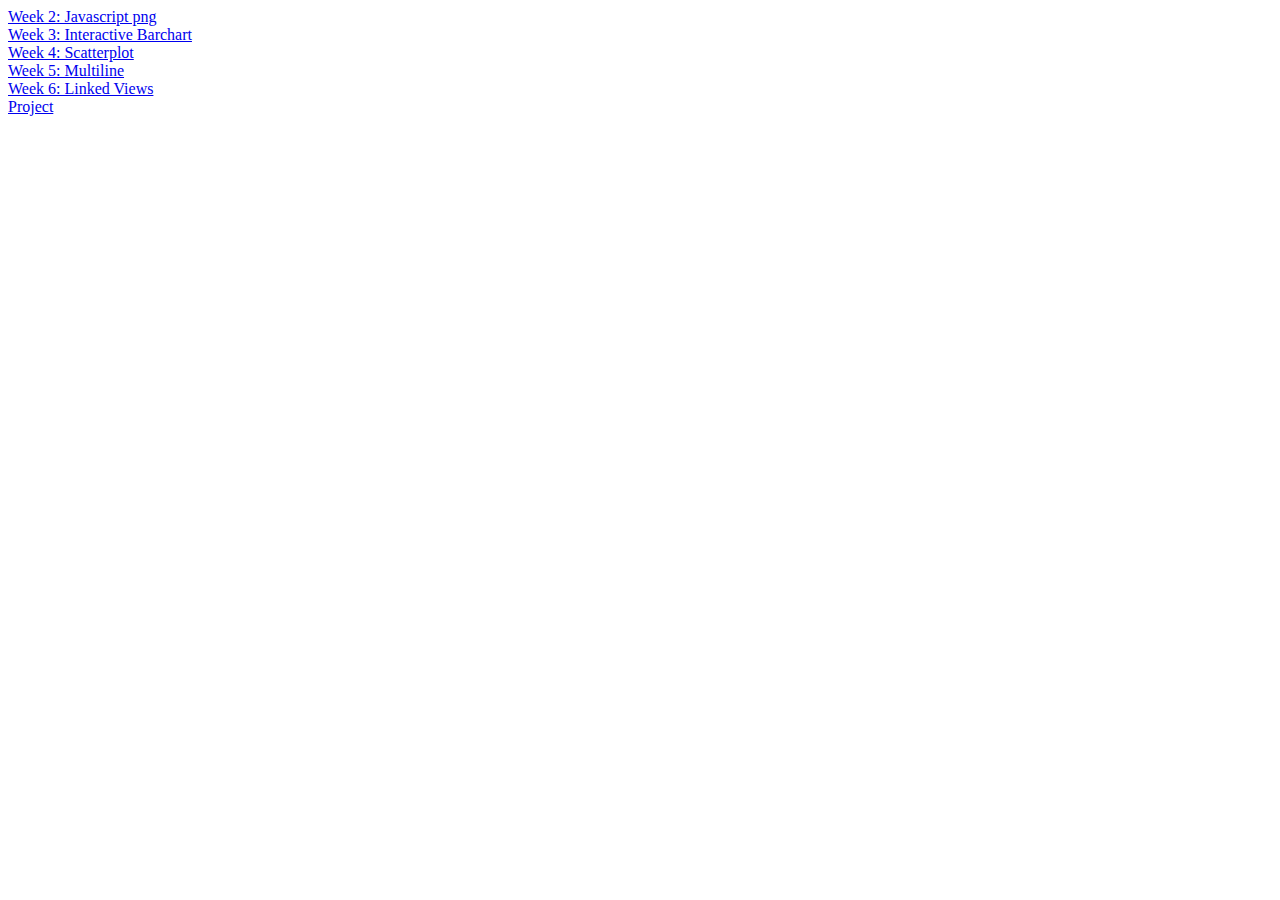
<file: index.html>
<!DOCTYPE html>
<html>
  <head>
    <title>Homework</title>
   </head>
   <body>
   <a href = 'https://github.com/StevenProg/DataProcessing/blob/master/Homework/Week2/temp_image.png' > Week 2: Javascript png</a> <br>
   <a href = 'Homework/Week3/barchart.html' > Week 3: Interactive Barchart</a> <br>
   <a href = 'Homework/Week4/scatter.html' > Week 4: Scatterplot</a> <br>
   <a href = 'Homework/Week5MultiLine/multiline.html' > Week 5: Multiline </a> <br>
   <a href = 'Homework/Week6/map.html' > Week 6: Linked Views </a> <br>
   <a href =  'https://github.com/StevenProg/ProgrammeerProject/blob/master/map.html' > Project </a> <br>

   </body>
</html>
</file>
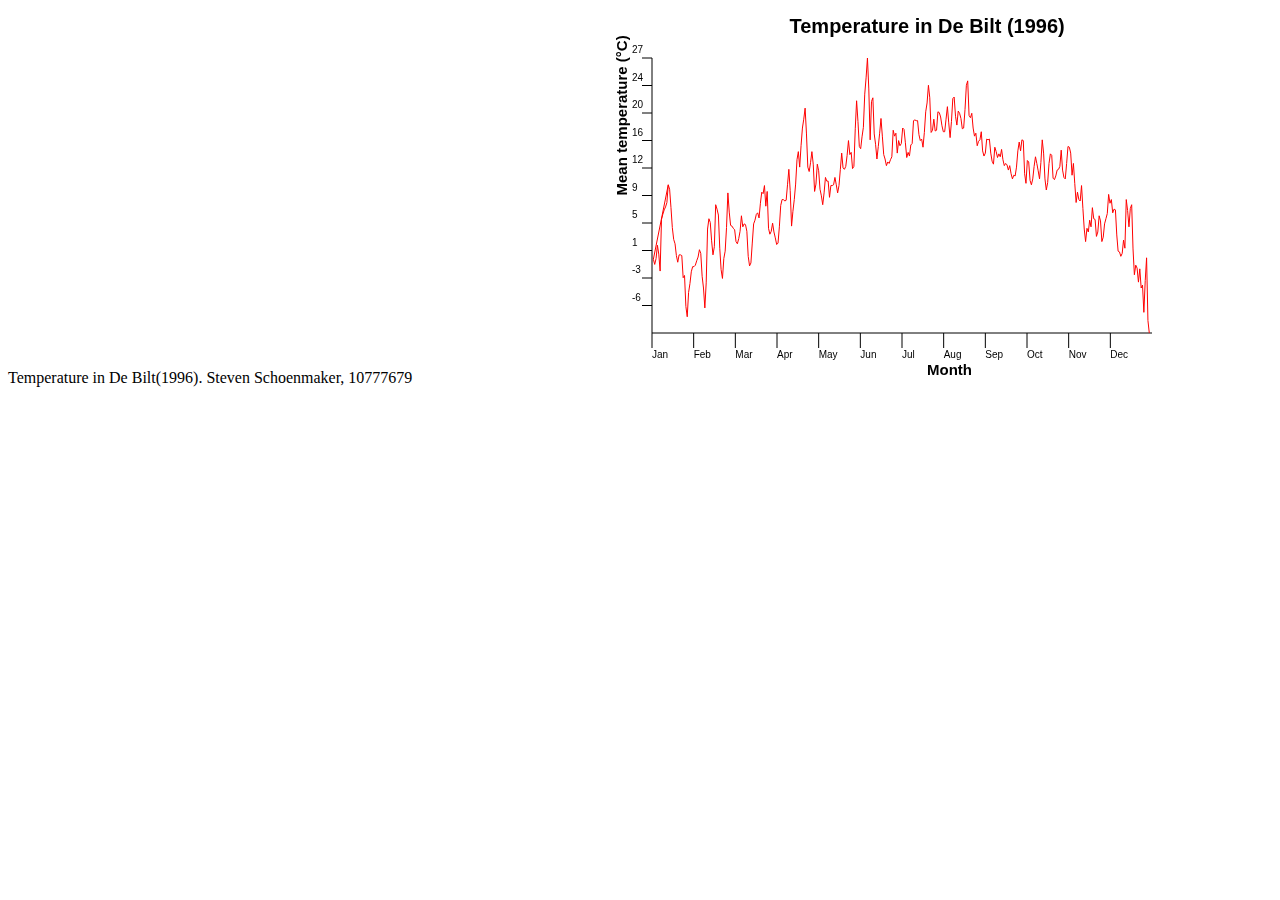
<file: Homework/Week2/knmi_correct.html>
Temperature in De Bilt(1996). 
Steven Schoenmaker, 10777679


<textarea style="visibility: hidden"; id="rawdata">
#date,gemtemp
19960101,  -14
19960102,  -21
19960103,  -13
19960104,    5
19960105,   -7
19960106,  -30
19960107,   40
19960108,   47
19960109,   53
19960110,   57
19960111,   63
19960112,   87
19960113,   81
19960114,   56
19960115,   29
19960116,   13
19960117,    7
19960118,   -9
19960119,  -18
19960120,   -8
19960121,   -8
19960122,   -9
19960123,  -39
19960124,  -36
19960125,  -78
19960126,  -92
19960127,  -59
19960128,  -47
19960129,  -31
19960130,  -24
19960131,  -24
19960201,  -22
19960202,  -16
19960203,  -11
19960204,   -1
19960205,   -6
19960206,  -37
19960207,  -53
19960208,  -80
19960209,  -46
19960210,   27
19960211,   41
19960212,   36
19960213,   11
19960214,   -8
19960215,    3
19960216,   60
19960217,   54
19960218,   46
19960219,    1
19960220,  -28
19960221,  -40
19960222,  -13
19960223,   -3
19960224,   29
19960225,   76
19960226,   50
19960227,   32
19960228,   31
19960229,   28
19960301,   26
19960302,   10
19960303,    7
19960304,   14
19960305,   24
19960306,   45
19960307,   30
19960308,   34
19960309,   33
19960310,   24
19960311,  -10
19960312,  -23
19960313,  -19
19960314,    8
19960315,   34
19960316,   39
19960317,   47
19960318,   49
19960319,   42
19960320,   62
19960321,   77
19960322,   75
19960323,   86
19960324,   58
19960325,   78
19960326,   28
19960327,   20
19960328,   24
19960329,   35
19960330,   23
19960331,   15
19960401,    6
19960402,    8
19960403,   30
19960404,   59
19960405,   67
19960406,   67
19960407,   65
19960408,   66
19960409,   87
19960410,  108
19960411,   79
19960412,   31
19960413,   51
19960414,   67
19960415,   88
19960416,  121
19960417,  132
19960418,  111
19960419,  140
19960420,  164
19960421,  176
19960422,  191
19960423,  156
19960424,  111
19960425,  105
19960426,  117
19960427,  132
19960428,  115
19960429,   78
19960430,   88
19960501,  115
19960502,  106
19960503,   81
19960504,   72
19960505,   60
19960506,   76
19960507,   97
19960508,   92
19960509,   92
19960510,   70
19960511,   86
19960512,   86
19960513,   87
19960514,   97
19960515,   87
19960516,   76
19960517,   86
19960518,  108
19960519,  130
19960520,  110
19960521,  108
19960522,  112
19960523,  127
19960524,  147
19960525,  128
19960526,  131
19960527,  109
19960528,  112
19960529,  163
19960530,  201
19960531,  173
19960601,  139
19960602,  136
19960603,  152
19960604,  165
19960605,  210
19960606,  232
19960607,  259
19960608,  217
19960609,  148
19960610,  200
19960611,  205
19960612,  156
19960613,  142
19960614,  122
19960615,  139
19960616,  157
19960617,  177
19960618,  153
19960619,  128
19960620,  122
19960621,  113
19960622,  118
19960623,  116
19960624,  121
19960625,  125
19960626,  161
19960627,  153
19960628,  157
19960629,  130
19960630,  147
19960701,  140
19960702,  143
19960703,  164
19960704,  162
19960705,  144
19960706,  124
19960707,  131
19960708,  126
19960709,  141
19960710,  143
19960711,  174
19960712,  175
19960713,  174
19960714,  174
19960715,  155
19960716,  147
19960717,  149
19960718,  138
19960719,  158
19960720,  186
19960721,  198
19960722,  222
19960723,  205
19960724,  158
19960725,  161
19960726,  176
19960727,  160
19960728,  161
19960729,  186
19960730,  185
19960731,  179
19960801,  167
19960802,  159
19960803,  159
19960804,  176
19960805,  193
19960806,  171
19960807,  151
19960808,  173
19960809,  204
19960810,  206
19960811,  180
19960812,  168
19960813,  187
19960814,  184
19960815,  177
19960816,  163
19960817,  164
19960818,  189
19960819,  222
19960820,  228
19960821,  181
19960822,  178
19960823,  184
19960824,  164
19960825,  153
19960826,  157
19960827,  140
19960828,  146
19960829,  148
19960830,  159
19960831,  133
19960901,  126
19960902,  130
19960903,  149
19960904,  148
19960905,  149
19960906,  130
19960907,  119
19960908,  115
19960909,  138
19960910,  132
19960911,  124
19960912,  129
19960913,  125
19960914,  135
19960915,  121
19960916,  113
19960917,  116
19960918,  114
19960919,  107
19960920,  113
19960921,  102
19960922,   95
19960923,  100
19960924,   99
19960925,  111
19960926,  133
19960927,  145
19960928,  133
19960929,  148
19960930,  147
19961001,  102
19961002,   89
19961003,  120
19961004,  118
19961005,   93
19961006,   87
19961007,   95
19961008,  112
19961009,  125
19961010,  116
19961011,  106
19961012,   95
19961013,  117
19961014,  148
19961015,  130
19961016,   95
19961017,   80
19961018,   90
19961019,  116
19961020,  129
19961021,  127
19961022,   96
19961023,   94
19961024,   99
19961025,  107
19961026,  108
19961027,  112
19961028,  134
19961029,  107
19961030,   97
19961031,   95
19961101,  116
19961102,  139
19961103,  138
19961104,  130
19961105,  100
19961106,  116
19961107,   89
19961108,   63
19961109,   77
19961110,   67
19961111,   65
19961112,   86
19961113,   55
19961114,   27
19961115,   10
19961116,   28
19961117,   23
19961118,   39
19961119,   30
19961120,   56
19961121,   41
19961122,   40
19961123,   17
19961124,   23
19961125,   45
19961126,   38
19961127,   10
19961128,   16
19961129,   34
19961130,   41
19961201,   48
19961202,   74
19961203,   62
19961204,   67
19961205,   49
19961206,   54
19961207,   53
19961208,   19
19961209,   -3
19961210,   -4
19961211,  -10
19961212,   -6
19961213,   12
19961214,    1
19961215,   67
19961216,   52
19961217,   30
19961218,   55
19961219,   60
19961220,    0
19961221,  -35
19961222,  -22
19961223,  -26
19961224,  -45
19961225,  -27
19961226,  -53
19961227,  -49
19961228,  -86
19961229,  -43
19961230,  -12
19961231,  -97
19970101, -114
</textarea>
<html>
    <head> 
        <title>Canvas tutorial</title>
        <script>
        var domain_min = 0
        var domain_max = 600;
        var range_min = 0
        var range_max = 375;
        var margin = 50;

        // extracts the raw data and creates two arrays, containing the days and temperatures
        line_sep = document.getElementById("rawdata").innerHTML.split('\n');
        day_array = [];
        temp_array = [];
        for (i = 0; i < line_sep.length; i++){

            temporary_date = line_sep[i].split(',')[0].slice(0,4) + '-' + 
                                line_sep[i].split(',')[0].slice(4,6) + '-' + 
                                line_sep[i].split(',')[0].slice(6,9);

            day_array.push(new Date(temporary_date));
            temp_array.push(Number(line_sep[i].split(',')[1]));
        }

        // function for transforming X coordinates to canvas coordinates
        function trans_x(x, xList) {
            return ((domain_max - (2 * margin)) / xList.length) * x + margin;
        }

        // function for transforming Y coordinates to canvas coordinates
        var max_tem = Math.max(...temp_array.slice(1,-1));
        var min_tem = Math.min(...temp_array.slice(1,-1));
        function trans_y(y) {
            var min_tem_adjust = ((range_max - (2 * margin)) /
                                (max_tem - min_tem)) * min_tem * -1;

            var out = ((range_max - (2 * margin)) / (max_tem - min_tem)) * 
                        y * -1 + range_max - margin - min_tem_adjust;

            return out
        }

        // function for creating yNum amount of coordinates for y labels
        function trans_y_labels(y, yNum) {
            var min_tem_adjust = ((range_max - (2 * margin)) /
                                (yNum)) * min_tem * -1;

            var out = ((range_max - (2 * margin)) / (yNum)) * 
                        y * -1 + range_max - margin - min_tem_adjust;

            return out
        }

        function draw() {
            var canvas = document.getElementById('canvas');
            if (canvas.getContext) {
                var ctx = canvas.getContext('2d');

                // creates X and Y axis
                ctx.beginPath();
                ctx.moveTo(margin, margin);
                ctx.lineTo(margin, range_max - margin);
                ctx.lineTo(domain_max - margin, range_max - margin);
                ctx.stroke();

                // creates X axis labels
                var xLabels = ["Jan", "Feb", "Mar", "Apr", "May", "Jun", "Jul", "Aug", "Sep", "Oct", "Nov", "Dec"];
                for (i = 0; i<xLabels.length; i++) {
                    var curLabel = trans_x(i, xLabels)	
                    ctx.beginPath();
                    ctx.moveTo(curLabel, range_max - margin);
                    ctx.lineTo(curLabel, range_max - margin + 15);
                    ctx.fillText(xLabels[i], curLabel, range_max - margin + 25);
                    ctx.stroke();
                }

                // creates Y axis Labels
                var yNum = 10;
                for (var j = 1; j < yNum + 1; j++) {
                    var curLabel = ((range_max - margin * 2) / yNum) * j * -1 + (range_max - margin)
                    ctx.beginPath();
                    ctx.moveTo(margin, curLabel);
                    ctx.lineTo(margin - 10, curLabel);
                    var yStep = (max_tem - min_tem) / yNum;
                    ctx.fillText(Math.round((yStep * j - 100) / 10), margin - 20, curLabel - 5);
                    ctx.stroke();
                }

                // draws line
                ctx.beginPath();
                ctx.moveTo(trans_x(i, day_array), trans_y(temp_array[i]));

                for (i = 1; i < day_array.length; i++) {
                    ctx.lineTo(trans_x(i, day_array), trans_y(temp_array[i]));
                }
                ctx.strokeStyle = 'red';
                ctx.stroke();

                // title 
                ctx.font = 'bold 20px Arial';
				ctx.fillText('Temperature in De Bilt (1996)', (range_max / 2), 25);

                // x-axis label
				ctx.font = 'bold 15px Arial';
				ctx.fillText('Month', (range_max - margin), range_max - (margin / 6));

                // y-axis label
                ctx.font = 'bold 15px Arial'
			    ctx.translate(-margin, 0.5 * range_max);
				ctx.rotate(270 * Math.PI / 180);
				ctx.fillText('Mean temperature (°C)', 0, 0.2 * range_max);


            }
        }
        </script>
        <style type="text/css">
        </style>
    </head>
    <body onload = 'draw();'>
        <canvas id="canvas" width="600" height="375"></canvas>
    </body>
</html>
</file>
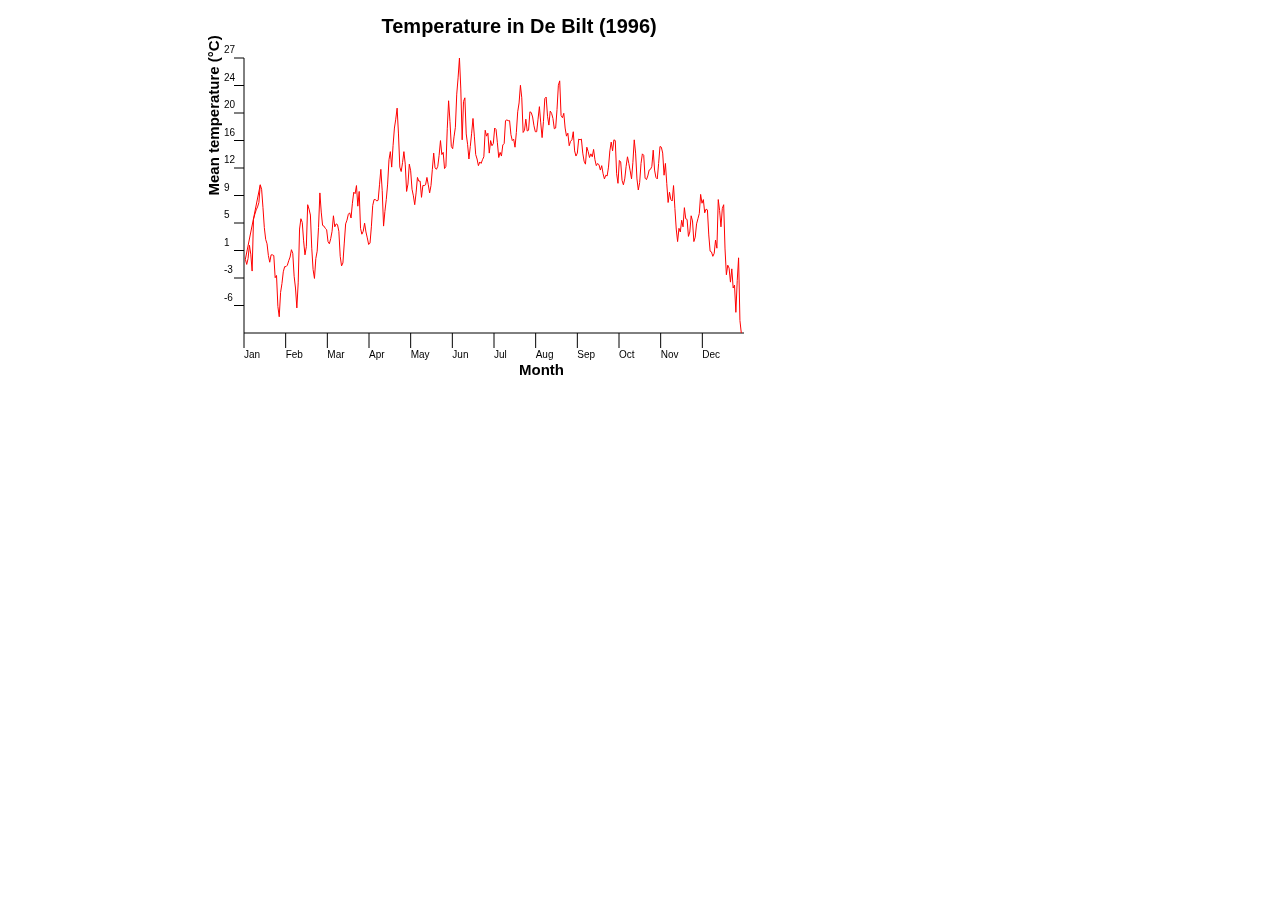
<file: Homework/Week2/knmiData.html>
<textarea style="visibility: hidden"; id="rawdata">
#date,gemtemp
19960101,  -14
19960102,  -21
19960103,  -13
19960104,    5
19960105,   -7
19960106,  -30
19960107,   40
19960108,   47
19960109,   53
19960110,   57
19960111,   63
19960112,   87
19960113,   81
19960114,   56
19960115,   29
19960116,   13
19960117,    7
19960118,   -9
19960119,  -18
19960120,   -8
19960121,   -8
19960122,   -9
19960123,  -39
19960124,  -36
19960125,  -78
19960126,  -92
19960127,  -59
19960128,  -47
19960129,  -31
19960130,  -24
19960131,  -24
19960201,  -22
19960202,  -16
19960203,  -11
19960204,   -1
19960205,   -6
19960206,  -37
19960207,  -53
19960208,  -80
19960209,  -46
19960210,   27
19960211,   41
19960212,   36
19960213,   11
19960214,   -8
19960215,    3
19960216,   60
19960217,   54
19960218,   46
19960219,    1
19960220,  -28
19960221,  -40
19960222,  -13
19960223,   -3
19960224,   29
19960225,   76
19960226,   50
19960227,   32
19960228,   31
19960229,   28
19960301,   26
19960302,   10
19960303,    7
19960304,   14
19960305,   24
19960306,   45
19960307,   30
19960308,   34
19960309,   33
19960310,   24
19960311,  -10
19960312,  -23
19960313,  -19
19960314,    8
19960315,   34
19960316,   39
19960317,   47
19960318,   49
19960319,   42
19960320,   62
19960321,   77
19960322,   75
19960323,   86
19960324,   58
19960325,   78
19960326,   28
19960327,   20
19960328,   24
19960329,   35
19960330,   23
19960331,   15
19960401,    6
19960402,    8
19960403,   30
19960404,   59
19960405,   67
19960406,   67
19960407,   65
19960408,   66
19960409,   87
19960410,  108
19960411,   79
19960412,   31
19960413,   51
19960414,   67
19960415,   88
19960416,  121
19960417,  132
19960418,  111
19960419,  140
19960420,  164
19960421,  176
19960422,  191
19960423,  156
19960424,  111
19960425,  105
19960426,  117
19960427,  132
19960428,  115
19960429,   78
19960430,   88
19960501,  115
19960502,  106
19960503,   81
19960504,   72
19960505,   60
19960506,   76
19960507,   97
19960508,   92
19960509,   92
19960510,   70
19960511,   86
19960512,   86
19960513,   87
19960514,   97
19960515,   87
19960516,   76
19960517,   86
19960518,  108
19960519,  130
19960520,  110
19960521,  108
19960522,  112
19960523,  127
19960524,  147
19960525,  128
19960526,  131
19960527,  109
19960528,  112
19960529,  163
19960530,  201
19960531,  173
19960601,  139
19960602,  136
19960603,  152
19960604,  165
19960605,  210
19960606,  232
19960607,  259
19960608,  217
19960609,  148
19960610,  200
19960611,  205
19960612,  156
19960613,  142
19960614,  122
19960615,  139
19960616,  157
19960617,  177
19960618,  153
19960619,  128
19960620,  122
19960621,  113
19960622,  118
19960623,  116
19960624,  121
19960625,  125
19960626,  161
19960627,  153
19960628,  157
19960629,  130
19960630,  147
19960701,  140
19960702,  143
19960703,  164
19960704,  162
19960705,  144
19960706,  124
19960707,  131
19960708,  126
19960709,  141
19960710,  143
19960711,  174
19960712,  175
19960713,  174
19960714,  174
19960715,  155
19960716,  147
19960717,  149
19960718,  138
19960719,  158
19960720,  186
19960721,  198
19960722,  222
19960723,  205
19960724,  158
19960725,  161
19960726,  176
19960727,  160
19960728,  161
19960729,  186
19960730,  185
19960731,  179
19960801,  167
19960802,  159
19960803,  159
19960804,  176
19960805,  193
19960806,  171
19960807,  151
19960808,  173
19960809,  204
19960810,  206
19960811,  180
19960812,  168
19960813,  187
19960814,  184
19960815,  177
19960816,  163
19960817,  164
19960818,  189
19960819,  222
19960820,  228
19960821,  181
19960822,  178
19960823,  184
19960824,  164
19960825,  153
19960826,  157
19960827,  140
19960828,  146
19960829,  148
19960830,  159
19960831,  133
19960901,  126
19960902,  130
19960903,  149
19960904,  148
19960905,  149
19960906,  130
19960907,  119
19960908,  115
19960909,  138
19960910,  132
19960911,  124
19960912,  129
19960913,  125
19960914,  135
19960915,  121
19960916,  113
19960917,  116
19960918,  114
19960919,  107
19960920,  113
19960921,  102
19960922,   95
19960923,  100
19960924,   99
19960925,  111
19960926,  133
19960927,  145
19960928,  133
19960929,  148
19960930,  147
19961001,  102
19961002,   89
19961003,  120
19961004,  118
19961005,   93
19961006,   87
19961007,   95
19961008,  112
19961009,  125
19961010,  116
19961011,  106
19961012,   95
19961013,  117
19961014,  148
19961015,  130
19961016,   95
19961017,   80
19961018,   90
19961019,  116
19961020,  129
19961021,  127
19961022,   96
19961023,   94
19961024,   99
19961025,  107
19961026,  108
19961027,  112
19961028,  134
19961029,  107
19961030,   97
19961031,   95
19961101,  116
19961102,  139
19961103,  138
19961104,  130
19961105,  100
19961106,  116
19961107,   89
19961108,   63
19961109,   77
19961110,   67
19961111,   65
19961112,   86
19961113,   55
19961114,   27
19961115,   10
19961116,   28
19961117,   23
19961118,   39
19961119,   30
19961120,   56
19961121,   41
19961122,   40
19961123,   17
19961124,   23
19961125,   45
19961126,   38
19961127,   10
19961128,   16
19961129,   34
19961130,   41
19961201,   48
19961202,   74
19961203,   62
19961204,   67
19961205,   49
19961206,   54
19961207,   53
19961208,   19
19961209,   -3
19961210,   -4
19961211,  -10
19961212,   -6
19961213,   12
19961214,    1
19961215,   67
19961216,   52
19961217,   30
19961218,   55
19961219,   60
19961220,    0
19961221,  -35
19961222,  -22
19961223,  -26
19961224,  -45
19961225,  -27
19961226,  -53
19961227,  -49
19961228,  -86
19961229,  -43
19961230,  -12
19961231,  -97
19970101, -114
</textarea>
<html>
    <script type="text/javascript" src="knmiScript.js"></script>
    <canvas id="canvas" width="600" height="375"></canvas>
</html>
</file>
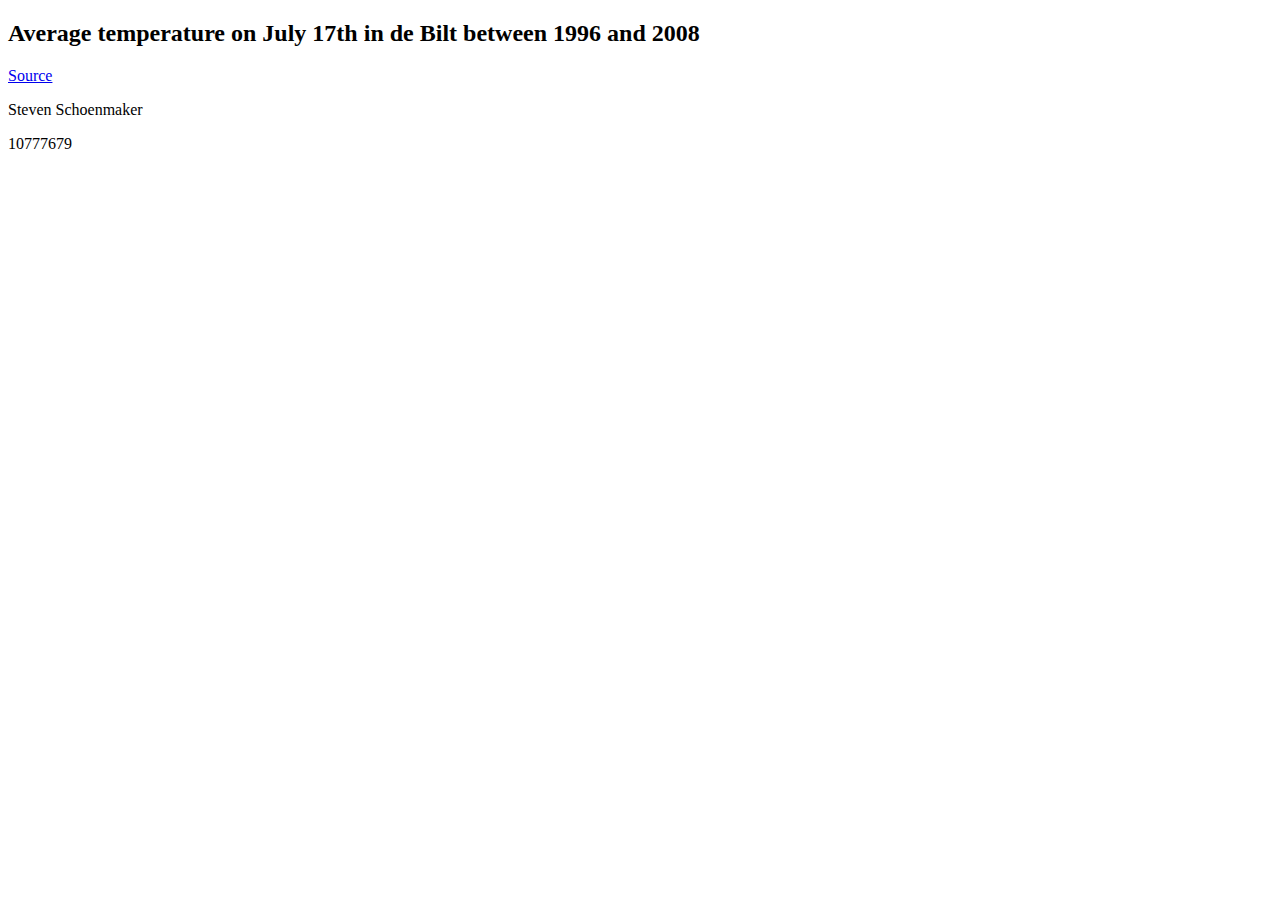
<file: Homework/Week3/barchart.html>
<!doctype html>
<html>
  	<head>
    	<title>Average temperature on July 17th over the years</title>
        <script src="https://d3js.org/d3.v3.min.js"></script>
        <script src="https://labratrevenge.com/d3-tip/javascripts/d3.tip.v0.6.3.js"></script>
        <link rel="stylesheet" href="barchart.css">

    </head>
  	<body>
        <h2>Average temperature on July 17th in de Bilt between 1996 and 2008</h2>
        <div class="chart"></div>
        <script src="barchart.js"></script>
        <article>
            <a href="https://projects.knmi.nl/klimatologie/daggegevens/index.cgi">Source </a>
            <p> Steven Schoenmaker </p>
            <p> 10777679 </p>	
        </article>
  	</body>
</html>
</file>
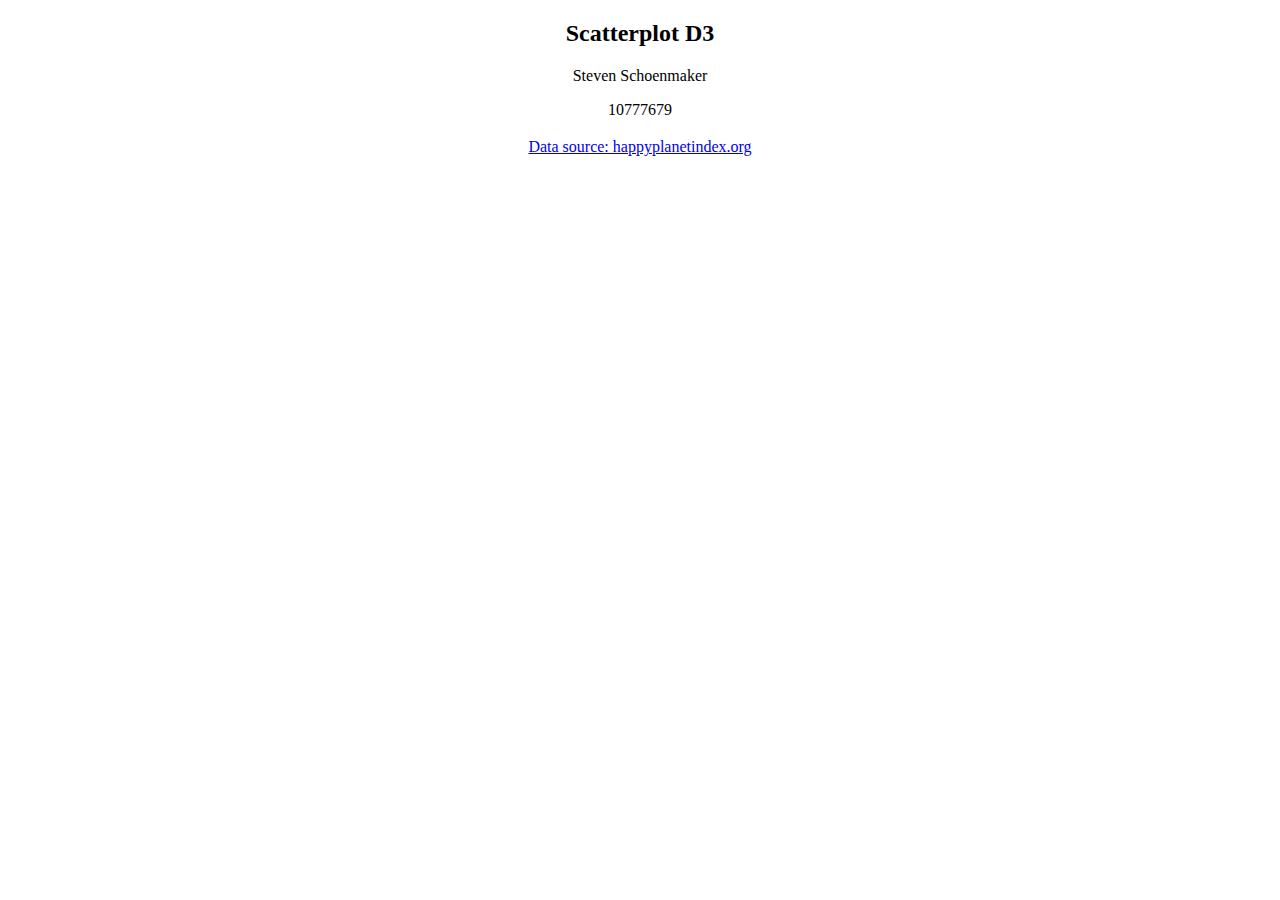
<file: Homework/Week4/scatter.html>
<!--
Steven Schoenmaker 10777679
Source: https://bl.ocks.org/mbostock/3887118
-->

<!doctype html>
<html>
  	<head>
    	<title>Scatterplot D3</title>
        <script src="https://d3js.org/d3.v3.min.js"></script>
        <script src="https://labratrevenge.com/d3-tip/javascripts/d3.tip.v0.6.3.js"></script>
        <script src="scatter.js"></script>
        <link rel="stylesheet" href="scatter.css">

    </head>
  	<body>
        <h2>Scatterplot D3</h2>
        <div class="chart"></div>
        <article>
            <p> Steven Schoenmaker</p>
            <p> 10777679 </p>	
        </article>
        <div class="source">
            <a href="http://happyplanetindex.org/resources/">Data source: happyplanetindex.org</a>
          </div>
  	</body>
</html>
</file>
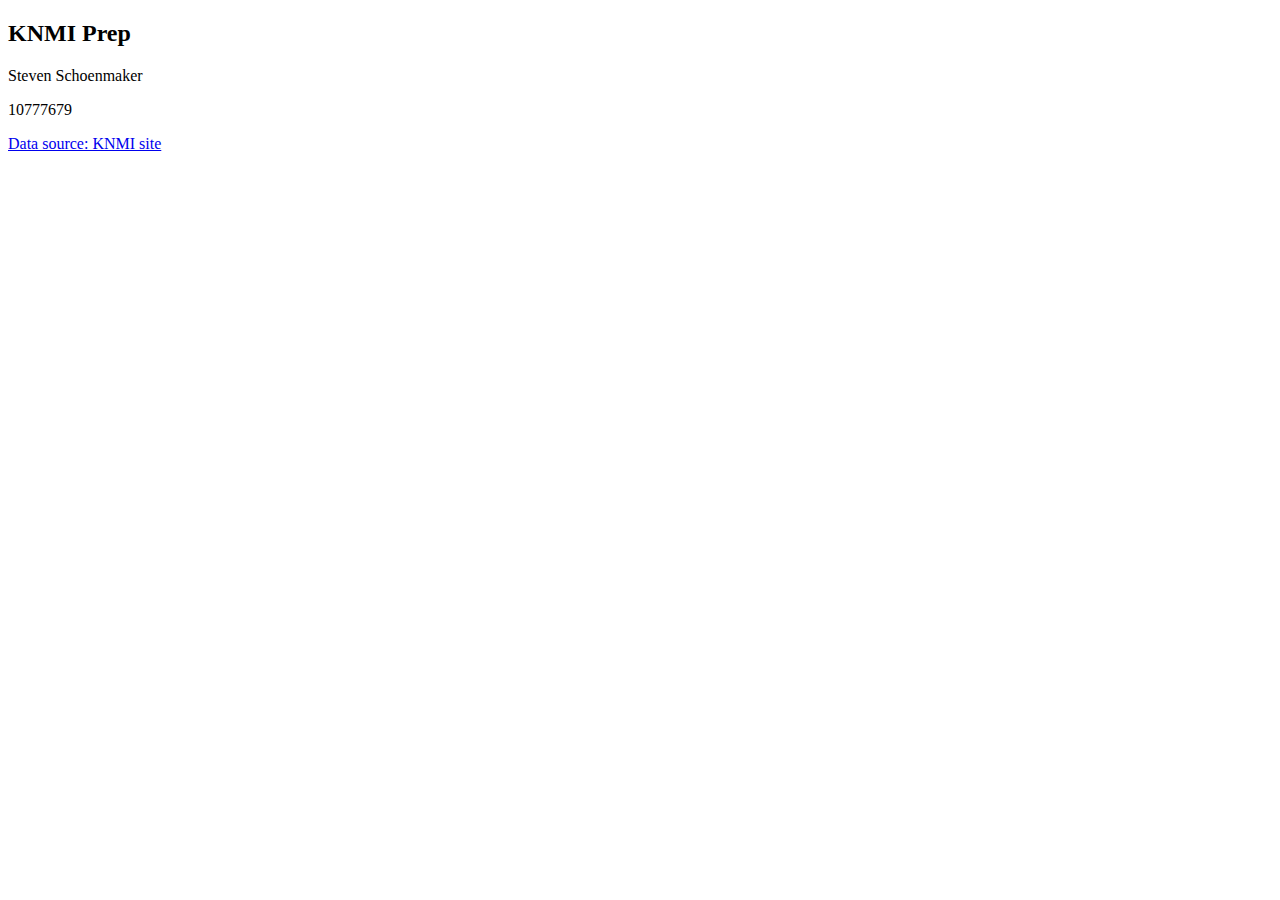
<file: Homework/Week5/linePrep.html>
<!--
Steven Schoenmaker 10777679
Source http://bl.ocks.org/mapsam/6090056
-->


<!doctype html>
<html>
  	<head>
    	<title>KNMI Prep</title>
        <script src="https://d3js.org/d3.v3.min.js"></script>
        <script src="https://labratrevenge.com/d3-tip/javascripts/d3.tip.v0.6.3.js"></script>
        <script src="http://d3js.org/queue.v1.min.js"></script>
        <script src="linePrep.js"></script>

    </head>
  	<body>
        <h2>KNMI Prep</h2>
        <div class="chart"></div>
        <article>
            <p> Steven Schoenmaker</p>
            <p> 10777679 </p>	
        </article>
        <div class="source">
            <a href="http://happyplanetindex.org/resources/">Data source: KNMI site</a>
          </div>
  	</body>
</html>
</file>
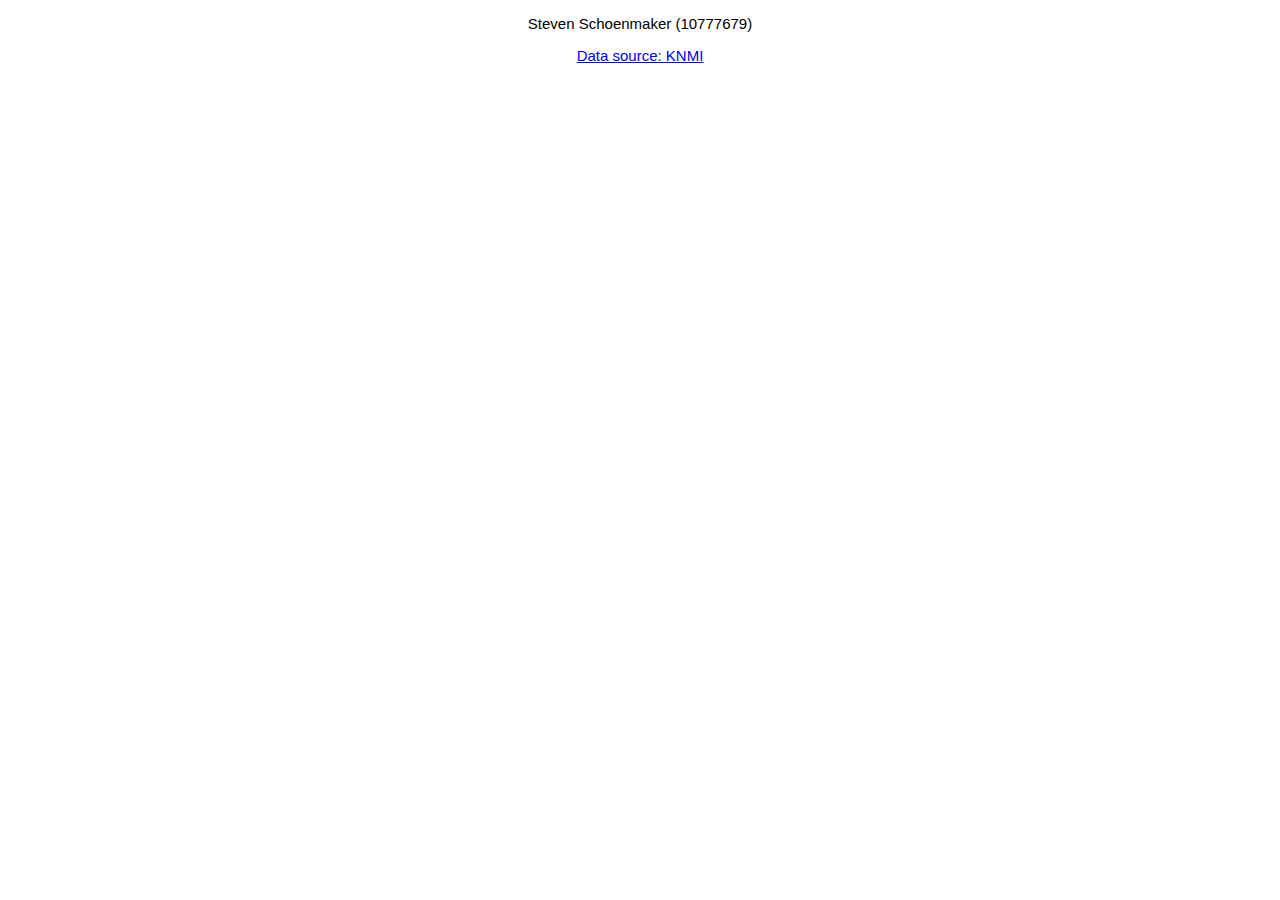
<file: Homework/Week5MultiLine/multiline.html>
<!--
Steven Schoenmaker 10777679
-->


<!doctype html>
<html>
  	<head>
        <script src="https://d3js.org/d3.v3.min.js"></script>
        <script src="https://labratrevenge.com/d3-tip/javascripts/d3.tip.v0.6.3.js"></script>
        <script src="http://d3js.org/queue.v1.min.js"></script>
        <script src="multiline.js"></script>
        <link rel="stylesheet" href="multiline.css">


    </head>
  	<body>
        <article>
            <p> Steven Schoenmaker (10777679)</p>
        </article>
    </body>        
    <div class="source">
        <a href="http://projects.knmi.nl/klimatologie/daggegevens/selectie.cgi">Data source: KNMI</a>
    </div>
</html>
</file>
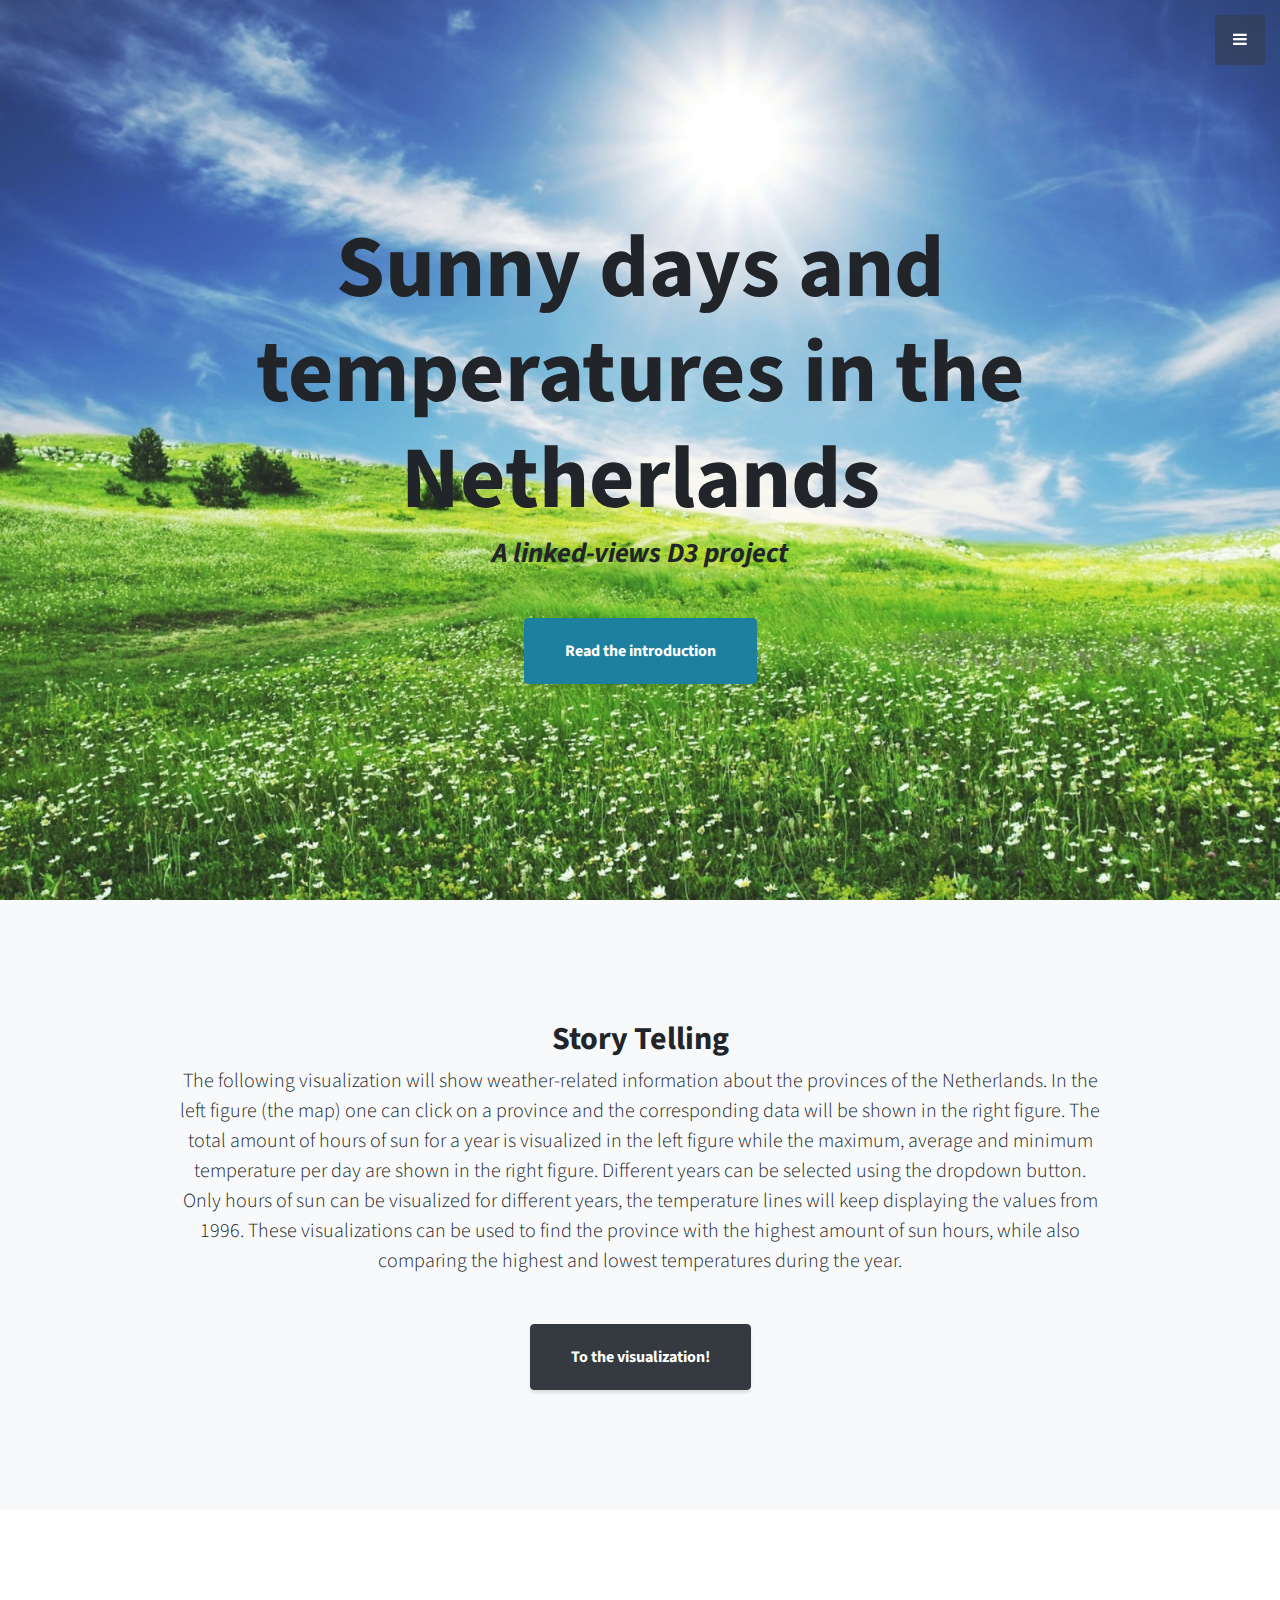
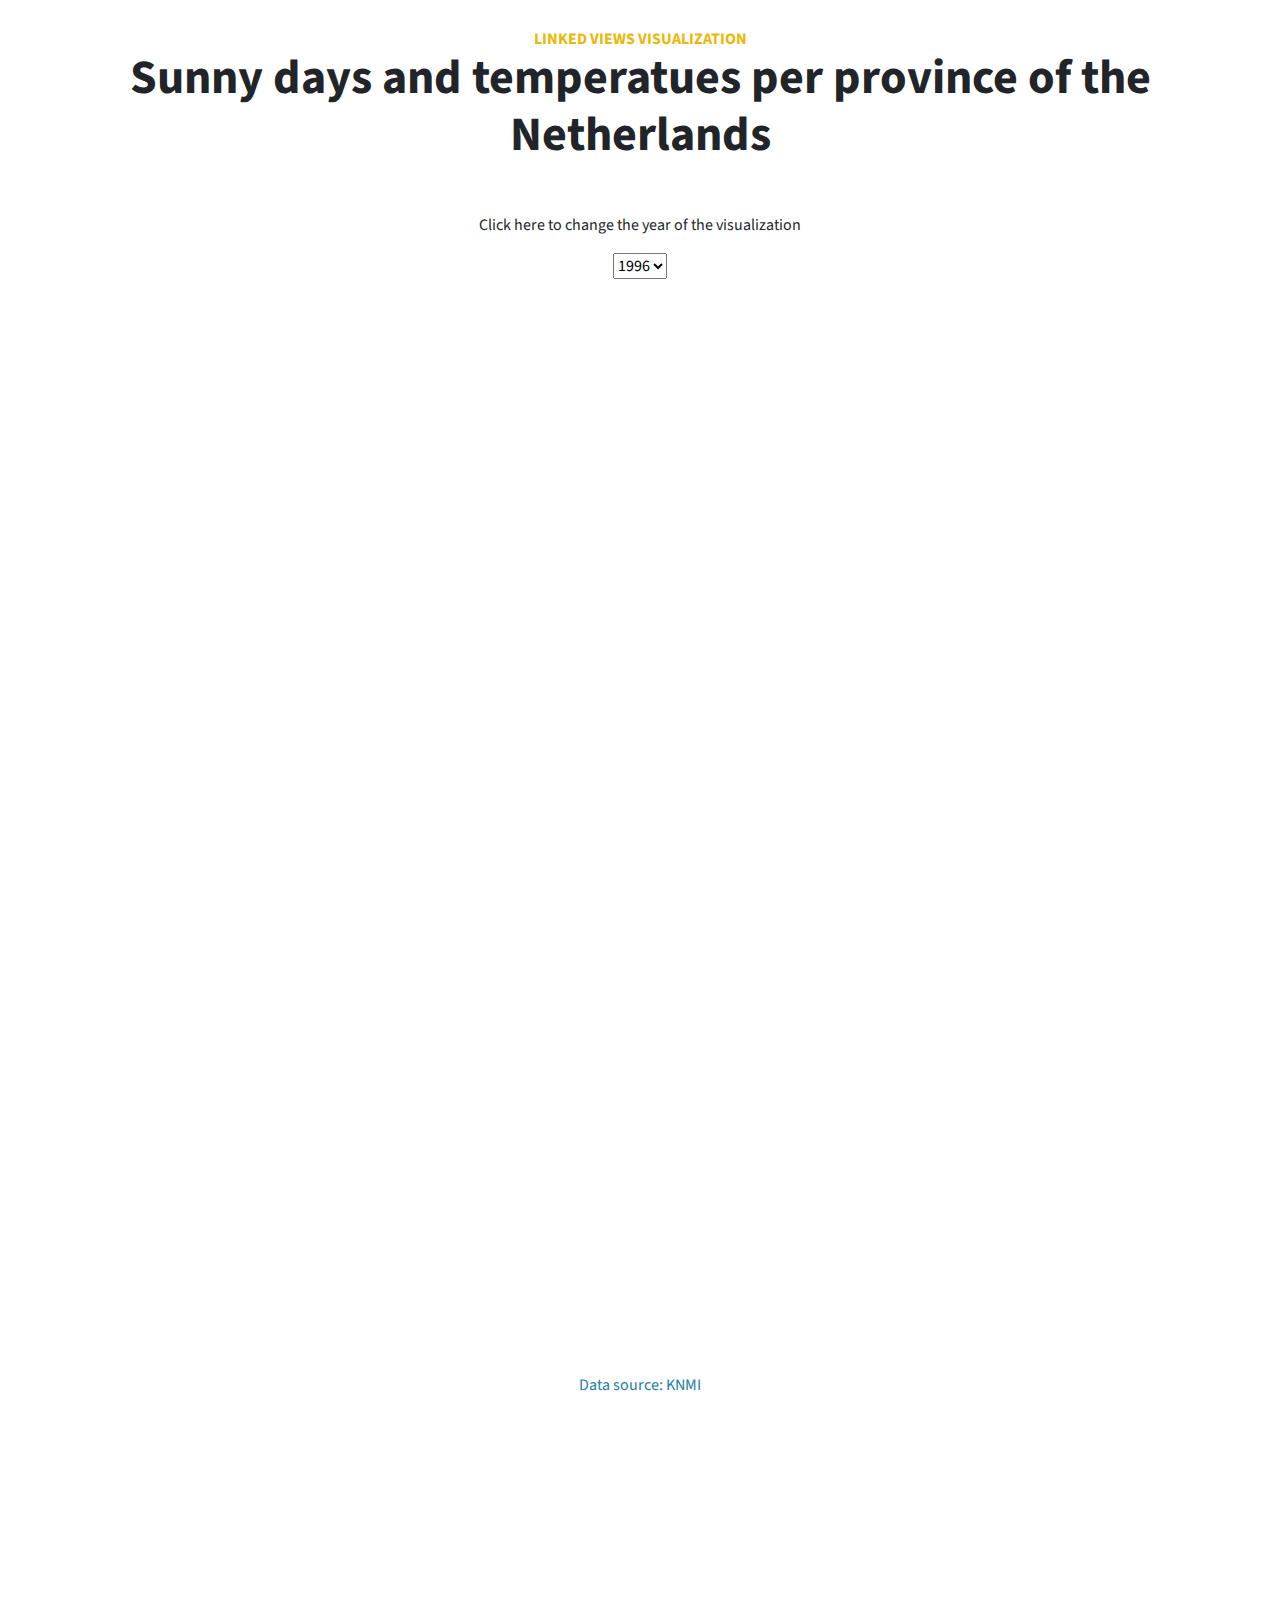
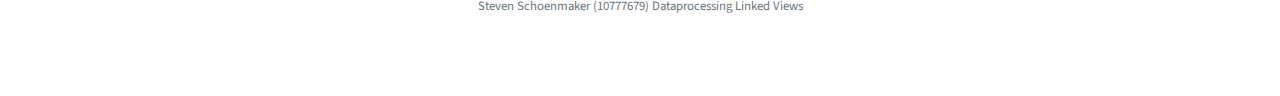
<file: Homework/Week6/map.html>
<!--
Steven Schoenmaker 10777679
Source : https://startbootstrap.com/template-overviews/grayscale/
-->
<!DOCTYPE html>
<html lang="en">

  <head>

    <meta charset="utf-8">
    <meta name="viewport" content="width=device-width, initial-scale=1, shrink-to-fit=no">
    <meta name="description" content="">
    <meta name="author" content="Steven Schoenmaker">
    <script src="https://d3js.org/d3.v3.min.js"></script>
    <script src="https://labratrevenge.com/d3-tip/javascripts/d3.tip.v0.6.3.js"></script>
    <script src="https://d3js.org/queue.v1.min.js"></script>
    <script src="https://d3js.org/topojson.v1.min.js"></script>
    <script src="netherlands_map.js"></script>
    <script src="temperature_lines.js"></script>
    <script src="main.js"></script>
    <link rel="stylesheet" href="map.css">
    <link rel="stylesheet" href="line.css">

    <title>Netherlands temperatures and sunny days</title>

    <!-- Bootstrap Core CSS -->
    <link href="vendor/bootstrap/css/bootstrap.min.css" rel="stylesheet">

    <!-- Custom Fonts -->
    <link href="vendor/font-awesome/css/font-awesome.min.css" rel="stylesheet" type="text/css">
    <link href="https://fonts.googleapis.com/css?family=Source+Sans+Pro:300,400,700,300italic,400italic,700italic" rel="stylesheet" type="text/css">
    <link href="vendor/simple-line-icons/css/simple-line-icons.css" rel="stylesheet">

    <!-- Custom CSS -->
    <link href="css/stylish-portfolio.min.css" rel="stylesheet">

  </head>

  <body id="page-top">
    <!-- Navigation -->
    <a class="menu-toggle rounded" href="#">
      <i class="fa fa-bars"></i>
    </a>
    <nav id="sidebar-wrapper">
      <ul class="sidebar-nav">
        <li class="sidebar-brand">
          <a class="js-scroll-trigger" href="#page-top">D3 Linked Views</a>
        </li>
        <li class="sidebar-nav-item">
          <a class="js-scroll-trigger" href="#page-top">Home</a>
        </li>
        <li class="sidebar-nav-item">
          <a class="js-scroll-trigger" href="#about">Introduction</a>
        </li>
        <li class="sidebar-nav-item">
          <a class="js-scroll-trigger" href="#portfolio">Visualization</a>
        </li>
      </ul>
    </nav>

    <!-- Header -->
    <header class="masthead d-flex">
      <div class="container text-center my-auto">
        <h1 class="mb-1">Sunny days and temperatures in the Netherlands</h1>
        <h3 class="mb-5">
          <em>A linked-views D3 project</em>
        </h3>
        <a class="btn btn-primary btn-xl js-scroll-trigger" href="#about">Read the introduction</a>
      </div>
      <div class="overlay"></div>
    </header>

    <!-- About -->
    <section class="content-section bg-light" id="about">
      <div class="container text-center">
        <div class="row">
          <div class="col-lg-10 mx-auto">
            <h2>Story Telling</h2>
            <p class="lead mb-5">The following visualization will show weather-related information about the provinces of the Netherlands.
                In the left figure (the map) one can click on a province and the corresponding data will be shown in the right figure.
                The total amount of hours of sun for a year is visualized in the left figure while the maximum, average and minimum
                temperature per day are shown in the right figure. Different years can be selected using the dropdown button. 
                Only hours of sun can be visualized for different years, the temperature lines will keep displaying the values from 1996.
                These visualizations can be used to find the province with the highest amount of sun hours, while also comparing the highest
                and lowest temperatures during the year.
            </p>
            <a class="btn btn-dark btn-xl js-scroll-trigger" href="#portfolio">To the visualization!</a>
          </div>
        </div>
      </div>
    </section>

    <!-- Portfolio -->
    <section class="content-section" id="portfolio">
      <div class="container">
        <div class="content-section-heading text-center">
          <h3 class="text-secondary mb-0">Linked views visualization</h3>
          <h2 class="mb-5">Sunny days and temperatues per province of the Netherlands</h2>
          <p class="buttonText">Click here to change the year of the visualization</p>
          <select onchange="changeYear(this)">
            <option value="1996">1996</option>
            <option value="2016">2016</option>
          </select>
          <div id="mapcontainer"> 
            <svg class="map" width ="1000" height ="700"></svg>
          </div>
          <div id="linescontainer"> 
              <svg class="lines" width ="1000" height ="600"></svg>
          </div>
          <div class="source">
              <a href="http://projects.knmi.nl/klimatologie/daggegevens/selectie.cgi">Data source: KNMI</a>
          </div>
        </div>
      </div>
    </section>

  <!-- Footer -->
    <footer class="footer text-center">
      <div class="container">
        <p class="text-muted small mb-0">Steven Schoenmaker (10777679) Dataprocessing Linked Views</p>
      </div>
    </footer>

    <!-- Scroll to Top Button-->
    <a class="scroll-to-top rounded js-scroll-trigger" href="#page-top">
      <i class="fa fa-angle-up"></i>
    </a>

    <!-- Bootstrap core JavaScript -->
    <script src="vendor/jquery/jquery.min.js"></script>
    <script src="vendor/bootstrap/js/bootstrap.bundle.min.js"></script>

    <!-- Plugin JavaScript -->
    <script src="vendor/jquery-easing/jquery.easing.min.js"></script>

    <!-- Custom scripts for this template -->
    <script src="js/stylish-portfolio.min.js"></script>

  </body>

</html>
</file>
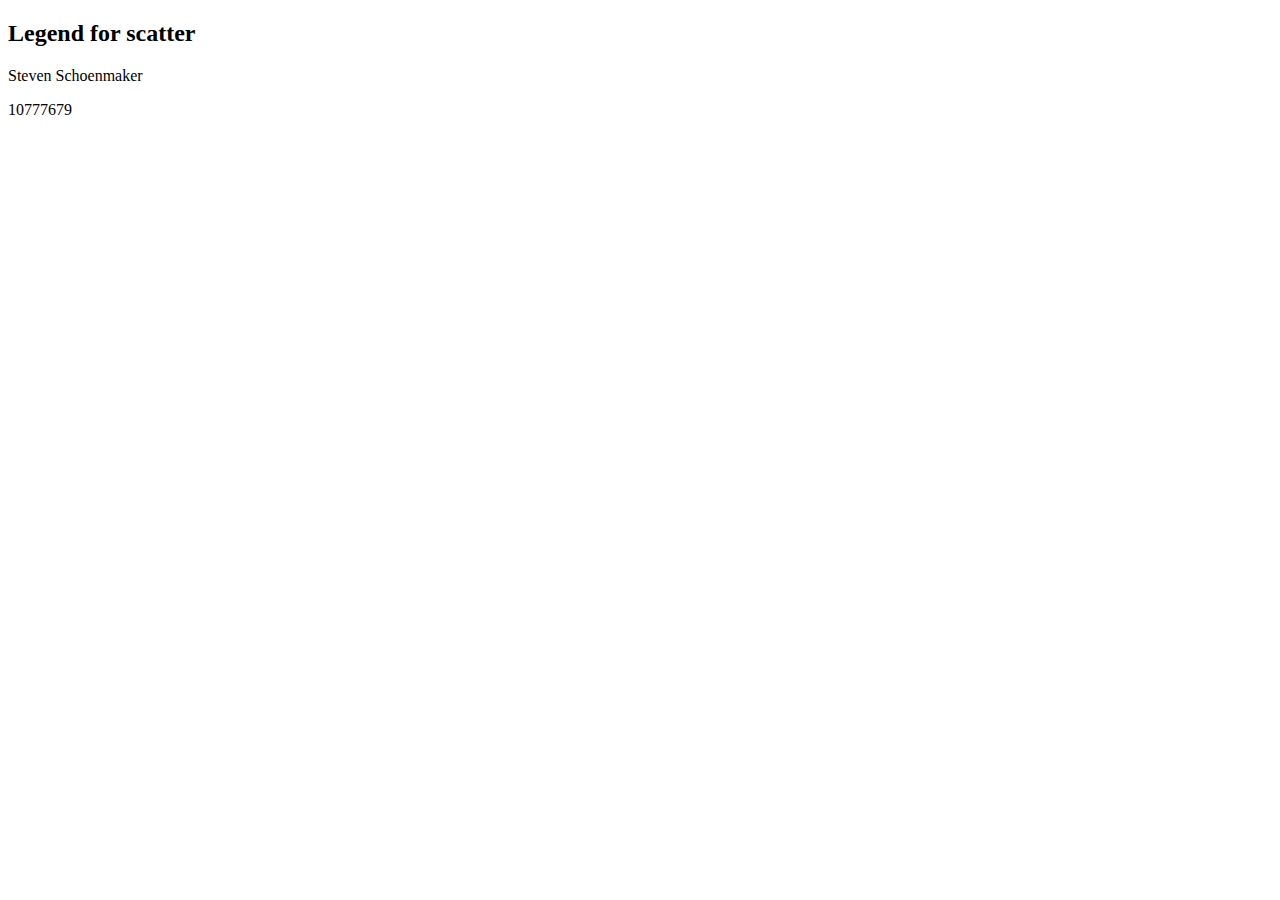
<file: Homework/Week4/Legend/legend.html>
<!--
Steven Schoenmaker 10777679
-->
<!doctype html>
<html>
  	<head>
    	<title>Legend for scatter</title>
        <script src="https://d3js.org/d3.v3.min.js"></script>
        <script src="https://labratrevenge.com/d3-tip/javascripts/d3.tip.v0.6.3.js"></script>
        <script src="legend.js"></script>

    </head>
  	<body>
        <h2>Legend for scatter</h2>
        <article>
            <p> Steven Schoenmaker </p>
            <p> 10777679 </p>	
        </article>
  	</body>
</html>
</file>
<file: Homework/Week3/barchart.css>
.axis path,
.axis line {
fill: none;
stroke: black;
shape-rendering: crispEdges;
}

.bar {
    fill: lightseagreen;
}

.bar:hover {
    fill: green;
}
</file>
<file: Homework/Week4/scatter.css>
/*
Steven Schoenmaker 10777679
Source
- https://bl.ocks.org/mbostock/3887118
*/

/* font for axes and ticks */
body {
    text-align: center;
    color: black;
  }
  
  /* intro and data source styling */
  .intro,
  .source {
    font: 15px;
    line-height: 1.5;
    margin-top: 15px;
    margin-bottom: 5px;
  }
  
  /* instruction text */
  .intro {
    color: black;
  }
    
  /* color axes */
  .axis path,
  .axis line {
    fill: none;
    stroke: blue;
    shape-rendering: crispEdges;
  }
  /* center chart */
  svg {
    margin: auto;
    display: block;
  }

  
  /* dot color */
  .dot {
    stroke: white;
  }
  
  /* tooltips*/
  .d3-tip {
    line-height: 1.5;
    padding: 10px;
    background: lightblue;
    color: black;
    border-radius: 2px;
  }
  
   /* small point for tooltip */
  .d3-tip:after {
    box-sizing: border-box;
    display: inline;
    font-size: 10px;
    line-height: 1;
    width: 100%;
    color: lightblue;
    content: "\25BC";
    position: absolute;
    text-align: center;
  }
  
   /* fix so that point stays centered on tooltips */
   .d3-tip.n:after {
    margin: -1px 0 0 0;
    top: 100%;
    left: 0;
  }
</file>
<file: Homework/Week5MultiLine/multiline.css>
/*
Steven Schoenmaker 10777679
*/

body {
    font: 15px sans-serif;
    text-align: center;
    color: black;
    
  }

.axis path,
.axis line {
fill: none;
stroke: #000;
shape-rendering: crispEdges;
}

.line {
  fill: none;
  stroke-width: 1;
}
.x.axis path {
  fill: none;
  stroke: #000;
  shape-rendering: crispEdges;
  }
</file>
<file: Homework/Week6/map.css>
/*
Steven Schoenmaker 10777679
*/
.tip {
	line-height: 1;
	font-weight: bold;
	padding: 12px;
	background: rgba(0 ,0, 0, 0.9);
	color: #fff;
	border-radius: 1px;
}
</file>
<file: Homework/Week6/line.css>
/*
Steven Schoenmaker 10777679
*/

body {
    font: 15px sans-serif;
    text-align: center;
    color: black;
    
  }

.axis path,
.axis line {
fill: none;
stroke: #000;
shape-rendering: crispEdges;
}

.line {
  fill: none;
  stroke-width: 1;
}
.x.axis path {
  fill: none;
  stroke: #000;
  shape-rendering: crispEdges;
  }
</file>
<file: Homework/Week6/vendor/simple-line-icons/css/simple-line-icons.css>
@font-face {
  font-family: 'simple-line-icons';
  src: url('../fonts/Simple-Line-Icons.eot?v=2.4.0');
  src: url('../fonts/Simple-Line-Icons.eot?v=2.4.0#iefix') format('embedded-opentype'), url('../fonts/Simple-Line-Icons.woff2?v=2.4.0') format('woff2'), url('../fonts/Simple-Line-Icons.ttf?v=2.4.0') format('truetype'), url('../fonts/Simple-Line-Icons.woff?v=2.4.0') format('woff'), url('../fonts/Simple-Line-Icons.svg?v=2.4.0#simple-line-icons') format('svg');
  font-weight: normal;
  font-style: normal;
}
/*
 Use the following CSS code if you want to have a class per icon.
 Instead of a list of all class selectors, you can use the generic [class*="icon-"] selector, but it's slower:
*/
.icon-user,
.icon-people,
.icon-user-female,
.icon-user-follow,
.icon-user-following,
.icon-user-unfollow,
.icon-login,
.icon-logout,
.icon-emotsmile,
.icon-phone,
.icon-call-end,
.icon-call-in,
.icon-call-out,
.icon-map,
.icon-location-pin,
.icon-direction,
.icon-directions,
.icon-compass,
.icon-layers,
.icon-menu,
.icon-list,
.icon-options-vertical,
.icon-options,
.icon-arrow-down,
.icon-arrow-left,
.icon-arrow-right,
.icon-arrow-up,
.icon-arrow-up-circle,
.icon-arrow-left-circle,
.icon-arrow-right-circle,
.icon-arrow-down-circle,
.icon-check,
.icon-clock,
.icon-plus,
.icon-minus,
.icon-close,
.icon-event,
.icon-exclamation,
.icon-organization,
.icon-trophy,
.icon-screen-smartphone,
.icon-screen-desktop,
.icon-plane,
.icon-notebook,
.icon-mustache,
.icon-mouse,
.icon-magnet,
.icon-energy,
.icon-disc,
.icon-cursor,
.icon-cursor-move,
.icon-crop,
.icon-chemistry,
.icon-speedometer,
.icon-shield,
.icon-screen-tablet,
.icon-magic-wand,
.icon-hourglass,
.icon-graduation,
.icon-ghost,
.icon-game-controller,
.icon-fire,
.icon-eyeglass,
.icon-envelope-open,
.icon-envelope-letter,
.icon-bell,
.icon-badge,
.icon-anchor,
.icon-wallet,
.icon-vector,
.icon-speech,
.icon-puzzle,
.icon-printer,
.icon-present,
.icon-playlist,
.icon-pin,
.icon-picture,
.icon-handbag,
.icon-globe-alt,
.icon-globe,
.icon-folder-alt,
.icon-folder,
.icon-film,
.icon-feed,
.icon-drop,
.icon-drawer,
.icon-docs,
.icon-doc,
.icon-diamond,
.icon-cup,
.icon-calculator,
.icon-bubbles,
.icon-briefcase,
.icon-book-open,
.icon-basket-loaded,
.icon-basket,
.icon-bag,
.icon-action-undo,
.icon-action-redo,
.icon-wrench,
.icon-umbrella,
.icon-trash,
.icon-tag,
.icon-support,
.icon-frame,
.icon-size-fullscreen,
.icon-size-actual,
.icon-shuffle,
.icon-share-alt,
.icon-share,
.icon-rocket,
.icon-question,
.icon-pie-chart,
.icon-pencil,
.icon-note,
.icon-loop,
.icon-home,
.icon-grid,
.icon-graph,
.icon-microphone,
.icon-music-tone-alt,
.icon-music-tone,
.icon-earphones-alt,
.icon-earphones,
.icon-equalizer,
.icon-like,
.icon-dislike,
.icon-control-start,
.icon-control-rewind,
.icon-control-play,
.icon-control-pause,
.icon-control-forward,
.icon-control-end,
.icon-volume-1,
.icon-volume-2,
.icon-volume-off,
.icon-calendar,
.icon-bulb,
.icon-chart,
.icon-ban,
.icon-bubble,
.icon-camrecorder,
.icon-camera,
.icon-cloud-download,
.icon-cloud-upload,
.icon-envelope,
.icon-eye,
.icon-flag,
.icon-heart,
.icon-info,
.icon-key,
.icon-link,
.icon-lock,
.icon-lock-open,
.icon-magnifier,
.icon-magnifier-add,
.icon-magnifier-remove,
.icon-paper-clip,
.icon-paper-plane,
.icon-power,
.icon-refresh,
.icon-reload,
.icon-settings,
.icon-star,
.icon-symbol-female,
.icon-symbol-male,
.icon-target,
.icon-credit-card,
.icon-paypal,
.icon-social-tumblr,
.icon-social-twitter,
.icon-social-facebook,
.icon-social-instagram,
.icon-social-linkedin,
.icon-social-pinterest,
.icon-social-github,
.icon-social-google,
.icon-social-reddit,
.icon-social-skype,
.icon-social-dribbble,
.icon-social-behance,
.icon-social-foursqare,
.icon-social-soundcloud,
.icon-social-spotify,
.icon-social-stumbleupon,
.icon-social-youtube,
.icon-social-dropbox,
.icon-social-vkontakte,
.icon-social-steam {
  font-family: 'simple-line-icons';
  speak: none;
  font-style: normal;
  font-weight: normal;
  font-variant: normal;
  text-transform: none;
  line-height: 1;
  /* Better Font Rendering =========== */
  -webkit-font-smoothing: antialiased;
  -moz-osx-font-smoothing: grayscale;
}
.icon-user:before {
  content: "\e005";
}
.icon-people:before {
  content: "\e001";
}
.icon-user-female:before {
  content: "\e000";
}
.icon-user-follow:before {
  content: "\e002";
}
.icon-user-following:before {
  content: "\e003";
}
.icon-user-unfollow:before {
  content: "\e004";
}
.icon-login:before {
  content: "\e066";
}
.icon-logout:before {
  content: "\e065";
}
.icon-emotsmile:before {
  content: "\e021";
}
.icon-phone:before {
  content: "\e600";
}
.icon-call-end:before {
  content: "\e048";
}
.icon-call-in:before {
  content: "\e047";
}
.icon-call-out:before {
  content: "\e046";
}
.icon-map:before {
  content: "\e033";
}
.icon-location-pin:before {
  content: "\e096";
}
.icon-direction:before {
  content: "\e042";
}
.icon-directions:before {
  content: "\e041";
}
.icon-compass:before {
  content: "\e045";
}
.icon-layers:before {
  content: "\e034";
}
.icon-menu:before {
  content: "\e601";
}
.icon-list:before {
  content: "\e067";
}
.icon-options-vertical:before {
  content: "\e602";
}
.icon-options:before {
  content: "\e603";
}
.icon-arrow-down:before {
  content: "\e604";
}
.icon-arrow-left:before {
  content: "\e605";
}
.icon-arrow-right:before {
  content: "\e606";
}
.icon-arrow-up:before {
  content: "\e607";
}
.icon-arrow-up-circle:before {
  content: "\e078";
}
.icon-arrow-left-circle:before {
  content: "\e07a";
}
.icon-arrow-right-circle:before {
  content: "\e079";
}
.icon-arrow-down-circle:before {
  content: "\e07b";
}
.icon-check:before {
  content: "\e080";
}
.icon-clock:before {
  content: "\e081";
}
.icon-plus:before {
  content: "\e095";
}
.icon-minus:before {
  content: "\e615";
}
.icon-close:before {
  content: "\e082";
}
.icon-event:before {
  content: "\e619";
}
.icon-exclamation:before {
  content: "\e617";
}
.icon-organization:before {
  content: "\e616";
}
.icon-trophy:before {
  content: "\e006";
}
.icon-screen-smartphone:before {
  content: "\e010";
}
.icon-screen-desktop:before {
  content: "\e011";
}
.icon-plane:before {
  content: "\e012";
}
.icon-notebook:before {
  content: "\e013";
}
.icon-mustache:before {
  content: "\e014";
}
.icon-mouse:before {
  content: "\e015";
}
.icon-magnet:before {
  content: "\e016";
}
.icon-energy:before {
  content: "\e020";
}
.icon-disc:before {
  content: "\e022";
}
.icon-cursor:before {
  content: "\e06e";
}
.icon-cursor-move:before {
  content: "\e023";
}
.icon-crop:before {
  content: "\e024";
}
.icon-chemistry:before {
  content: "\e026";
}
.icon-speedometer:before {
  content: "\e007";
}
.icon-shield:before {
  content: "\e00e";
}
.icon-screen-tablet:before {
  content: "\e00f";
}
.icon-magic-wand:before {
  content: "\e017";
}
.icon-hourglass:before {
  content: "\e018";
}
.icon-graduation:before {
  content: "\e019";
}
.icon-ghost:before {
  content: "\e01a";
}
.icon-game-controller:before {
  content: "\e01b";
}
.icon-fire:before {
  content: "\e01c";
}
.icon-eyeglass:before {
  content: "\e01d";
}
.icon-envelope-open:before {
  content: "\e01e";
}
.icon-envelope-letter:before {
  content: "\e01f";
}
.icon-bell:before {
  content: "\e027";
}
.icon-badge:before {
  content: "\e028";
}
.icon-anchor:before {
  content: "\e029";
}
.icon-wallet:before {
  content: "\e02a";
}
.icon-vector:before {
  content: "\e02b";
}
.icon-speech:before {
  content: "\e02c";
}
.icon-puzzle:before {
  content: "\e02d";
}
.icon-printer:before {
  content: "\e02e";
}
.icon-present:before {
  content: "\e02f";
}
.icon-playlist:before {
  content: "\e030";
}
.icon-pin:before {
  content: "\e031";
}
.icon-picture:before {
  content: "\e032";
}
.icon-handbag:before {
  content: "\e035";
}
.icon-globe-alt:before {
  content: "\e036";
}
.icon-globe:before {
  content: "\e037";
}
.icon-folder-alt:before {
  content: "\e039";
}
.icon-folder:before {
  content: "\e089";
}
.icon-film:before {
  content: "\e03a";
}
.icon-feed:before {
  content: "\e03b";
}
.icon-drop:before {
  content: "\e03e";
}
.icon-drawer:before {
  content: "\e03f";
}
.icon-docs:before {
  content: "\e040";
}
.icon-doc:before {
  content: "\e085";
}
.icon-diamond:before {
  content: "\e043";
}
.icon-cup:before {
  content: "\e044";
}
.icon-calculator:before {
  content: "\e049";
}
.icon-bubbles:before {
  content: "\e04a";
}
.icon-briefcase:before {
  content: "\e04b";
}
.icon-book-open:before {
  content: "\e04c";
}
.icon-basket-loaded:before {
  content: "\e04d";
}
.icon-basket:before {
  content: "\e04e";
}
.icon-bag:before {
  content: "\e04f";
}
.icon-action-undo:before {
  content: "\e050";
}
.icon-action-redo:before {
  content: "\e051";
}
.icon-wrench:before {
  content: "\e052";
}
.icon-umbrella:before {
  content: "\e053";
}
.icon-trash:before {
  content: "\e054";
}
.icon-tag:before {
  content: "\e055";
}
.icon-support:before {
  content: "\e056";
}
.icon-frame:before {
  content: "\e038";
}
.icon-size-fullscreen:before {
  content: "\e057";
}
.icon-size-actual:before {
  content: "\e058";
}
.icon-shuffle:before {
  content: "\e059";
}
.icon-share-alt:before {
  content: "\e05a";
}
.icon-share:before {
  content: "\e05b";
}
.icon-rocket:before {
  content: "\e05c";
}
.icon-question:before {
  content: "\e05d";
}
.icon-pie-chart:before {
  content: "\e05e";
}
.icon-pencil:before {
  content: "\e05f";
}
.icon-note:before {
  content: "\e060";
}
.icon-loop:before {
  content: "\e064";
}
.icon-home:before {
  content: "\e069";
}
.icon-grid:before {
  content: "\e06a";
}
.icon-graph:before {
  content: "\e06b";
}
.icon-microphone:before {
  content: "\e063";
}
.icon-music-tone-alt:before {
  content: "\e061";
}
.icon-music-tone:before {
  content: "\e062";
}
.icon-earphones-alt:before {
  content: "\e03c";
}
.icon-earphones:before {
  content: "\e03d";
}
.icon-equalizer:before {
  content: "\e06c";
}
.icon-like:before {
  content: "\e068";
}
.icon-dislike:before {
  content: "\e06d";
}
.icon-control-start:before {
  content: "\e06f";
}
.icon-control-rewind:before {
  content: "\e070";
}
.icon-control-play:before {
  content: "\e071";
}
.icon-control-pause:before {
  content: "\e072";
}
.icon-control-forward:before {
  content: "\e073";
}
.icon-control-end:before {
  content: "\e074";
}
.icon-volume-1:before {
  content: "\e09f";
}
.icon-volume-2:before {
  content: "\e0a0";
}
.icon-volume-off:before {
  content: "\e0a1";
}
.icon-calendar:before {
  content: "\e075";
}
.icon-bulb:before {
  content: "\e076";
}
.icon-chart:before {
  content: "\e077";
}
.icon-ban:before {
  content: "\e07c";
}
.icon-bubble:before {
  content: "\e07d";
}
.icon-camrecorder:before {
  content: "\e07e";
}
.icon-camera:before {
  content: "\e07f";
}
.icon-cloud-download:before {
  content: "\e083";
}
.icon-cloud-upload:before {
  content: "\e084";
}
.icon-envelope:before {
  content: "\e086";
}
.icon-eye:before {
  content: "\e087";
}
.icon-flag:before {
  content: "\e088";
}
.icon-heart:before {
  content: "\e08a";
}
.icon-info:before {
  content: "\e08b";
}
.icon-key:before {
  content: "\e08c";
}
.icon-link:before {
  content: "\e08d";
}
.icon-lock:before {
  content: "\e08e";
}
.icon-lock-open:before {
  content: "\e08f";
}
.icon-magnifier:before {
  content: "\e090";
}
.icon-magnifier-add:before {
  content: "\e091";
}
.icon-magnifier-remove:before {
  content: "\e092";
}
.icon-paper-clip:before {
  content: "\e093";
}
.icon-paper-plane:before {
  content: "\e094";
}
.icon-power:before {
  content: "\e097";
}
.icon-refresh:before {
  content: "\e098";
}
.icon-reload:before {
  content: "\e099";
}
.icon-settings:before {
  content: "\e09a";
}
.icon-star:before {
  content: "\e09b";
}
.icon-symbol-female:before {
  content: "\e09c";
}
.icon-symbol-male:before {
  content: "\e09d";
}
.icon-target:before {
  content: "\e09e";
}
.icon-credit-card:before {
  content: "\e025";
}
.icon-paypal:before {
  content: "\e608";
}
.icon-social-tumblr:before {
  content: "\e00a";
}
.icon-social-twitter:before {
  content: "\e009";
}
.icon-social-facebook:before {
  content: "\e00b";
}
.icon-social-instagram:before {
  content: "\e609";
}
.icon-social-linkedin:before {
  content: "\e60a";
}
.icon-social-pinterest:before {
  content: "\e60b";
}
.icon-social-github:before {
  content: "\e60c";
}
.icon-social-google:before {
  content: "\e60d";
}
.icon-social-reddit:before {
  content: "\e60e";
}
.icon-social-skype:before {
  content: "\e60f";
}
.icon-social-dribbble:before {
  content: "\e00d";
}
.icon-social-behance:before {
  content: "\e610";
}
.icon-social-foursqare:before {
  content: "\e611";
}
.icon-social-soundcloud:before {
  content: "\e612";
}
.icon-social-spotify:before {
  content: "\e613";
}
.icon-social-stumbleupon:before {
  content: "\e614";
}
.icon-social-youtube:before {
  content: "\e008";
}
.icon-social-dropbox:before {
  content: "\e00c";
}
.icon-social-vkontakte:before {
  content: "\e618";
}
.icon-social-steam:before {
  content: "\e620";
}
</file>
<file: Homework/Week6/css/stylish-portfolio.min.css>
body,html{width:100%;height:100%}body{font-family:'Source Sans Pro'}.btn-xl{padding:1.25rem 2.5rem}.content-section{padding-top:7.5rem;padding-bottom:7.5rem}.content-section-heading h2{font-size:3rem}.content-section-heading h3{font-size:1rem;text-transform:uppercase}h1,h2,h3,h4,h5,h6{font-weight:700}.text-faded{color:rgba(255,255,255,.7)}.map{height:30rem}@media (max-width:992px){.map{height:75%}}.map iframe{pointer-events:none}.scroll-to-top{position:fixed;right:15px;bottom:15px;display:none;width:50px;height:50px;text-align:center;color:#fff;background:rgba(52,58,64,.5);line-height:45px}.scroll-to-top:focus,.scroll-to-top:hover{color:#fff}.scroll-to-top:hover{background:#343a40}.scroll-to-top i{font-weight:800}.masthead{min-height:30rem;position:relative;display:table;width:100%;height:auto;padding-top:8rem;padding-bottom:8rem;background:linear-gradient(90deg,rgba(255,255,255,.1) 0,rgba(255,255,255,.1) 100%),url(../img/bg-masthead.jpg);background-position:center center;background-repeat:no-repeat;background-size:cover}.masthead h1{font-size:4rem;margin:0;padding:0}@media (min-width:992px){.masthead{height:100vh}.masthead h1{font-size:5.5rem}}#sidebar-wrapper{position:fixed;z-index:2;right:0;width:250px;height:100%;-webkit-transition:all .4s ease 0s;-moz-transition:all .4s ease 0s;-ms-transition:all .4s ease 0s;-o-transition:all .4s ease 0s;transition:all .4s ease 0s;transform:translateX(250px);background:#1d809f;border-left:1px solid rgba(255,255,255,.1)}.sidebar-nav{position:absolute;top:0;width:250px;margin:0;padding:0;list-style:none}.sidebar-nav li.sidebar-nav-item a{display:block;text-decoration:none;color:#fff;padding:15px}.sidebar-nav li a:hover{text-decoration:none;color:#fff;background:rgba(255,255,255,.2)}.sidebar-nav li a:active,.sidebar-nav li a:focus{text-decoration:none}.sidebar-nav>.sidebar-brand{font-size:1.2rem;background:rgba(52,58,64,.1);height:80px;line-height:50px;padding-top:15px;padding-bottom:15px;padding-left:15px}.sidebar-nav>.sidebar-brand a{color:#fff}.sidebar-nav>.sidebar-brand a:hover{color:#fff;background:0 0}#sidebar-wrapper.active{right:250px;width:250px;-webkit-transition:all .4s ease 0s;-moz-transition:all .4s ease 0s;-ms-transition:all .4s ease 0s;-o-transition:all .4s ease 0s;transition:all .4s ease 0s}.menu-toggle{position:fixed;right:15px;top:15px;width:50px;height:50px;text-align:center;color:#fff;background:rgba(52,58,64,.5);line-height:50px;z-index:999}.menu-toggle:focus,.menu-toggle:hover{color:#fff}.menu-toggle:hover{background:#343a40}.service-icon{background-color:#fff;color:#1d809f;height:7rem;width:7rem;display:block;line-height:7.5rem;font-size:2.25rem;box-shadow:0 3px 3px 0 rgba(0,0,0,.1)}.callout{padding:15rem 0;background:linear-gradient(90deg,rgba(255,255,255,.1) 0,rgba(255,255,255,.1) 100%),url(../img/bg-callout.jpg);background-position:center center;background-repeat:no-repeat;background-size:cover}.callout h2{font-size:3.5rem;font-weight:700;display:block;max-width:30rem}.portfolio-item{display:block;position:relative;overflow:hidden;max-width:530px;margin:auto auto 1rem}.portfolio-item .caption{display:flex;height:100%;width:100%;background-color:rgba(33,37,41,.2);position:absolute;top:0;bottom:0;z-index:1}.portfolio-item .caption .caption-content{color:#fff;margin:auto 2rem 2rem}.portfolio-item .caption .caption-content h2{font-size:.8rem;text-transform:uppercase}.portfolio-item .caption .caption-content p{font-weight:300;font-size:1.2rem}@media (min-width:992px){.portfolio-item{max-width:none;margin:0}.portfolio-item .caption{-webkit-transition:-webkit-clip-path .25s ease-out,background-color .7s;-webkit-clip-path:inset(0);clip-path:inset(0)}.portfolio-item .caption .caption-content{transition:opacity .25s;margin-left:5rem;margin-right:5rem;margin-bottom:5rem}.portfolio-item img{-webkit-transition:-webkit-clip-path .25s ease-out;-webkit-clip-path:inset(-1px);clip-path:inset(-1px)}.portfolio-item:hover img{-webkit-clip-path:inset(2rem);clip-path:inset(2rem)}.portfolio-item:hover .caption{background-color:rgba(29,128,159,.9);-webkit-clip-path:inset(2rem);clip-path:inset(2rem)}}footer.footer{padding-top:5rem;padding-bottom:5rem}footer.footer .social-link{display:block;height:4rem;width:4rem;line-height:4.3rem;font-size:1.5rem;background-color:#1d809f;transition:background-color .15s ease-in-out;box-shadow:0 3px 3px 0 rgba(0,0,0,.1)}footer.footer .social-link:hover{background-color:#155d74;text-decoration:none}a{color:#1d809f}a:active,a:focus,a:hover{color:#155d74}.btn-primary{background-color:#1d809f!important;border-color:#1d809f!important;color:#fff!important}.btn-primary:active,.btn-primary:focus,.btn-primary:hover{background-color:#155d74!important;border-color:#155d74!important}.btn-secondary{background-color:#ecb807!important;border-color:#ecb807!important;color:#fff!important}.btn-secondary:active,.btn-secondary:focus,.btn-secondary:hover{background-color:#ba9106!important;border-color:#ba9106!important}.btn-dark{color:#fff!important}.btn{box-shadow:0 3px 3px 0 rgba(0,0,0,.1);font-weight:700}.bg-primary{background-color:#1d809f!important}.text-primary{color:#1d809f!important}.text-secondary{color:#ecb807!important}
</file>
